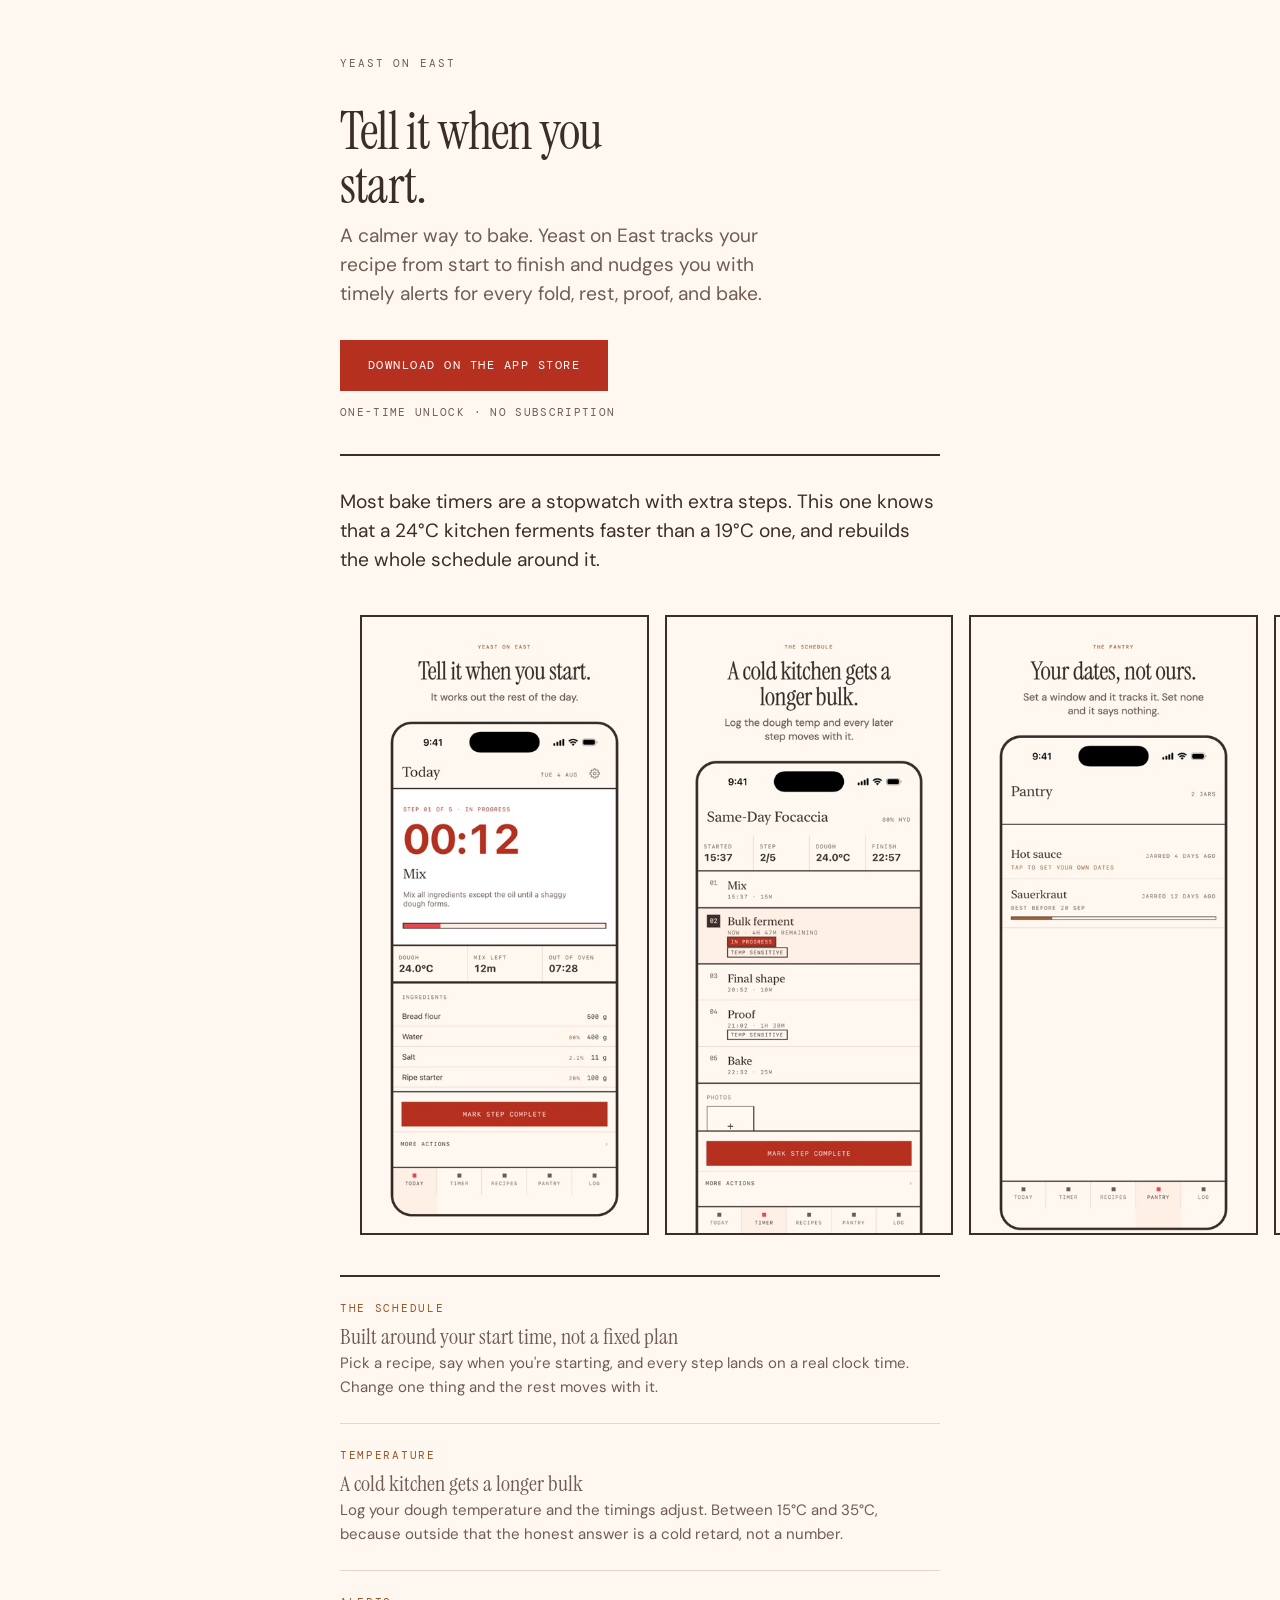
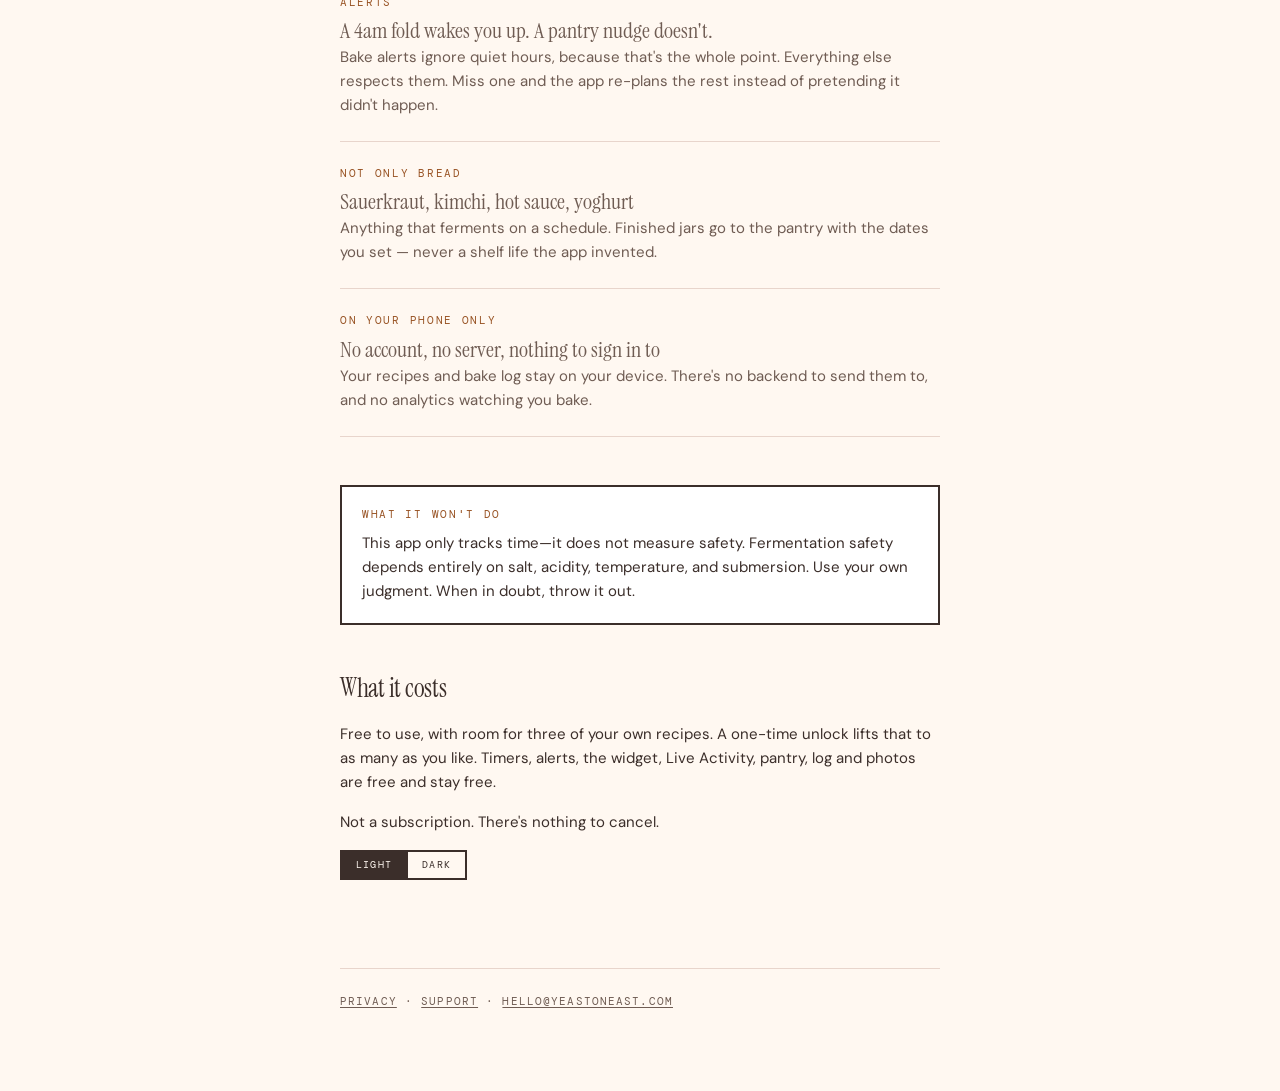
<file: index.html>
<!DOCTYPE html>
<html lang="en">
<head>
<meta charset="utf-8">
<meta name="viewport" content="width=device-width, initial-scale=1">
<title>Yeast on East — a bake timer that plans the day around you</title>
<meta name="description" content="A sourdough bake timer that builds the whole schedule around the time you start. No account, no subscription, nothing leaves your phone.">
<meta property="og:title" content="Yeast on East">
<meta property="og:description" content="Tell it when you start. It works out the rest of the day.">
<meta property="og:type" content="website">
<meta property="og:url" content="https://yeastoneast.com">
<link rel="stylesheet" href="yoe.css">
<script src="yoe.js"></script>
<style>
  .hero { padding-top: 1rem; }
  .hero h1 { max-width: 12ch; }
  .hero .lede { max-width: 34ch; color: var(--ink-2); }
  .actions { margin: 2rem 0 0; }
  .price {
    font-family: var(--mono);
    font-size: 0.7rem;
    letter-spacing: 0.12em;
    text-transform: uppercase;
    color: var(--ink-2);
    margin: 0.85rem 0 0;
  }

  /* Feature rows: hairline-ruled, mono label above serif claim. Mirrors the
     app's own row construction rather than inventing a web-only card grid. */
  .rows { border-top: 2px solid var(--rule); margin-top: 2.5rem; }
  .row {
    border-bottom: 1px solid var(--hairline);
    padding: 1.5rem 0;
  }
  .row-label {
    font-family: var(--mono);
    font-size: 0.66rem;
    letter-spacing: 0.16em;
    text-transform: uppercase;
    color: var(--proof-deep);
    display: block;
    margin-bottom: 0.4rem;
  }
  .row-title {
    font-family: var(--serif);
    font-size: 1.4rem;
    line-height: 1.2;
    margin: 0 0 0.4rem;
  }
  .row p { margin: 0; color: var(--ink-2); }

  .quiet { margin-top: 3rem; }
  .quiet .card-label { color: var(--proof-deep); }

  /* Screenshot carousel. CSS scroll-snap only — no JS library, matching the
     rest of the site's plain construction. Bleeds past .wrap's max-width so
     the next frame peeks at the edge, the usual cue that there's more to
     scroll without needing arrows or dots. */
  .shots {
    margin: 2.5rem calc(50% - 50vw) 0;
    padding: 0 calc(50vw - 50% + 1.25rem);
    display: flex;
    gap: 1rem;
    overflow-x: auto;
    scroll-snap-type: x mandatory;
    -webkit-overflow-scrolling: touch;
    scrollbar-width: none;
  }
  .shots::-webkit-scrollbar { display: none; }
  .shots img {
    flex: 0 0 auto;
    scroll-snap-align: center;
    height: 70vh;
    max-height: 620px;
    width: auto;
    border: 2px solid var(--rule);
  }
</style>
</head>
<body>
<div class="wrap">

  <header class="hero">
    <p class="kicker">Yeast on East</p>
    <h1>Tell it when you start.</h1>
    <p class="lede">A calmer way to bake. Yeast on East tracks your recipe from start to finish and nudges you with timely alerts for every fold, rest, proof, and bake.</p>

    <div class="actions">
      <a class="cta" href="#">Download on the App Store</a>
      <p class="price">One-time unlock · No subscription</p>
    </div>
  </header>

  <hr class="rule">

  <p class="lede">Most bake timers are a stopwatch with extra steps. This one
  knows that a 24°C kitchen ferments faster than a 19°C one, and rebuilds the
  whole schedule around it.</p>

  <div class="shots">
    <img src="shots/01-hero.jpg" alt="A running bake: the timer counting down on the current step, dough temperature, and the time the loaf comes out of the oven." width="416" height="900" loading="lazy">
    <img src="shots/02-temperature.jpg" alt="The full schedule for a bake, every step landed on a real clock time." width="416" height="900" loading="lazy">
    <img src="shots/03-pantry.jpg" alt="The pantry: two jars, one tracked against a best-before date the baker set, one with no date and no meter." width="416" height="900" loading="lazy">
    <img src="shots/04-beyond-bread.jpg" alt="The recipe library, with a Beyond Bread section for ferments other than dough." width="416" height="900" loading="lazy">
    <img src="shots/05-log-dark.jpg" alt="The bake log in dark mode: past bakes with ratings, photos, and notes on what to change next time." width="416" height="900" loading="lazy">
  </div>

  <div class="rows">

    <div class="row">
      <span class="row-label">The schedule</span>
      <p class="row-title">Built around your start time, not a fixed plan</p>
      <p>Pick a recipe, say when you're starting, and every step lands on a real
      clock time. Change one thing and the rest moves with it.</p>
    </div>

    <div class="row">
      <span class="row-label">Temperature</span>
      <p class="row-title">A cold kitchen gets a longer bulk</p>
      <p>Log your dough temperature and the timings adjust. Between 15°C and
      35°C, because outside that the honest answer is a cold retard, not a
      number.</p>
    </div>

    <div class="row">
      <span class="row-label">Alerts</span>
      <p class="row-title">A 4am fold wakes you up. A pantry nudge doesn't.</p>
      <p>Bake alerts ignore quiet hours, because that's the whole point.
      Everything else respects them. Miss one and the app re-plans the rest
      instead of pretending it didn't happen.</p>
    </div>

    <div class="row">
      <span class="row-label">Not only bread</span>
      <p class="row-title">Sauerkraut, kimchi, hot sauce, yoghurt</p>
      <p>Anything that ferments on a schedule. Finished jars go to the pantry
      with the dates you set — never a shelf life the app invented.</p>
    </div>

    <div class="row">
      <span class="row-label">On your phone only</span>
      <p class="row-title">No account, no server, nothing to sign in to</p>
      <p>Your recipes and bake log stay on your device. There's no backend to
      send them to, and no analytics watching you bake.</p>
    </div>

  </div>

  <div class="card quiet">
    <span class="card-label">What it won't do</span>
    <p>This app only tracks time—it does not measure safety. 
      Fermentation safety depends entirely on salt, acidity, temperature, and submersion. Use your own judgment. 
      When in doubt, throw it out.</p>
  </div>

  <h2>What it costs</h2>
  <p>Free to use, with room for three of your own recipes. A one-time unlock
  lifts that to as many as you like. Timers, alerts, the widget, Live Activity,
  pantry, log and photos are free and stay free.</p>
  <p>Not a subscription. There's nothing to cancel.</p>

  <div class="shade">
    <button type="button" data-shade="light" aria-pressed="true">Light</button>
    <button type="button" data-shade="dark" aria-pressed="false">Dark</button>
  </div>

  <p class="foot">
    <a href="privacy.html">Privacy</a> ·
    <a href="support.html">Support</a> ·
    <a href="mailto:hello@yeastoneast.com">hello@yeastoneast.com</a>
  </p>

</div>
</body>
</html>
</file>
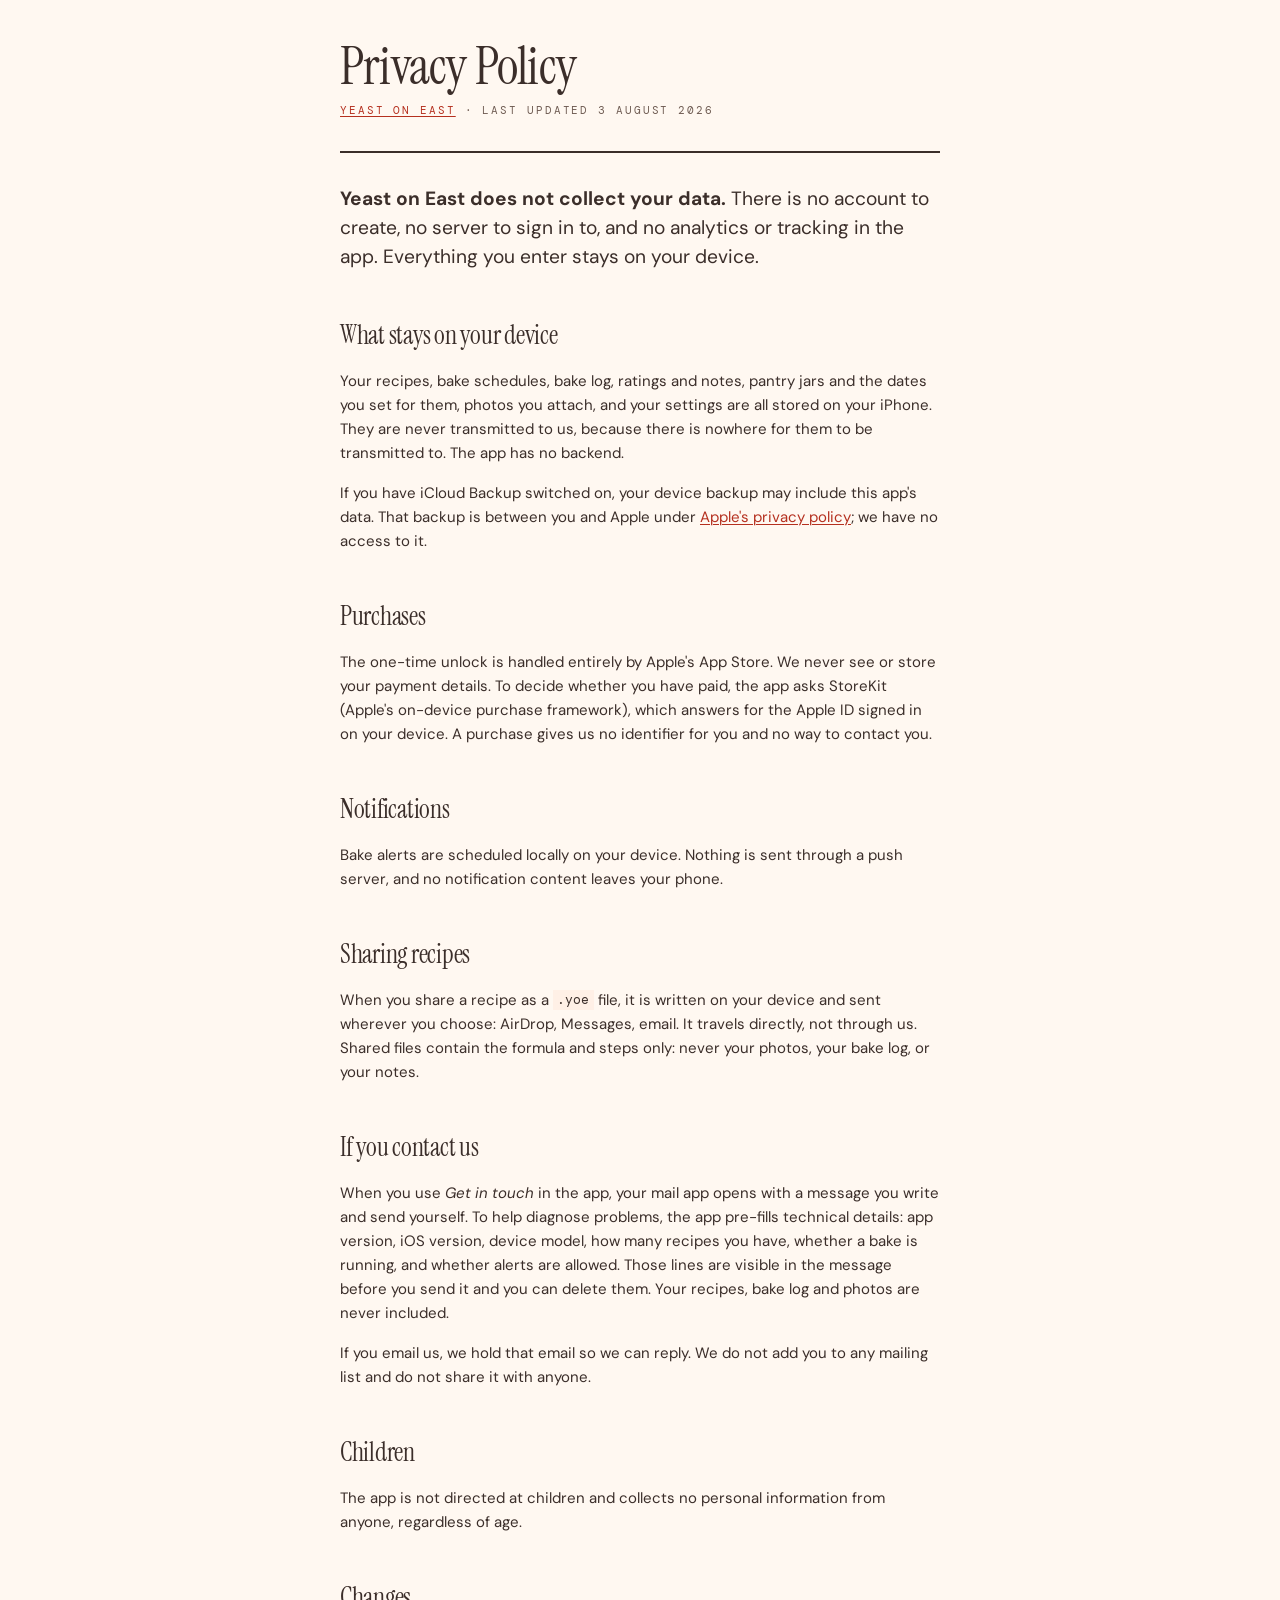
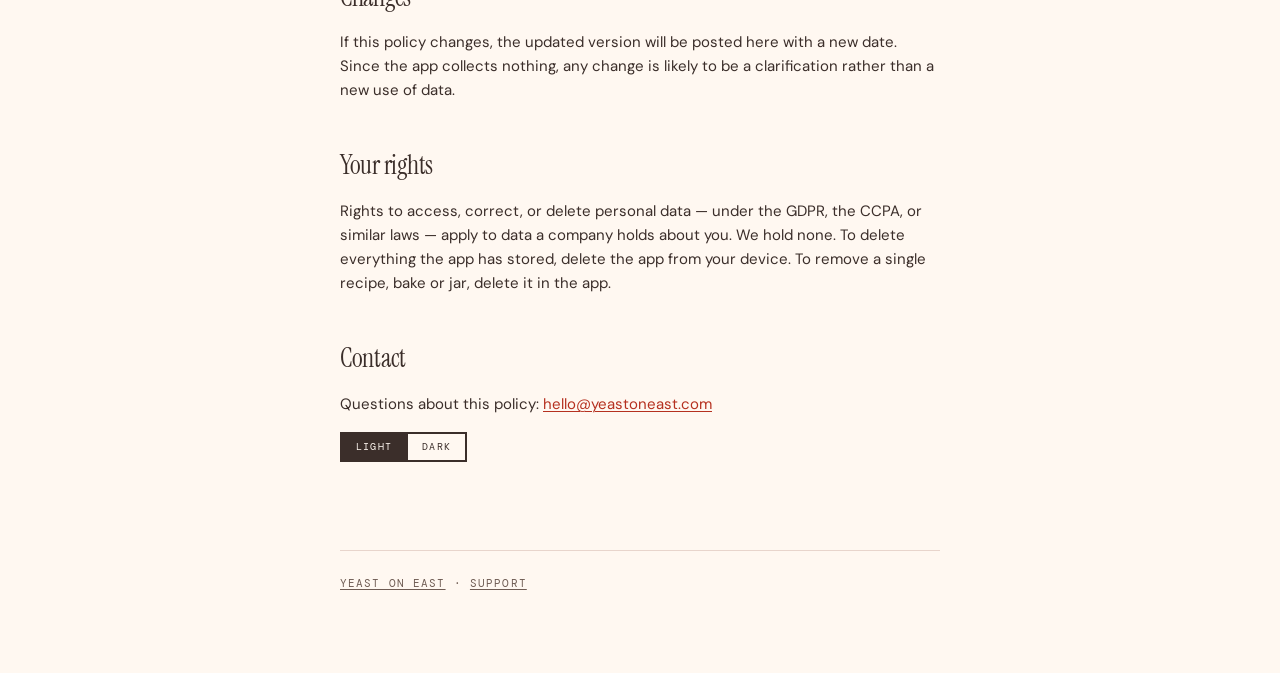
<file: privacy.html>
<!DOCTYPE html>
<html lang="en">
<head>
<meta charset="utf-8">
<meta name="viewport" content="width=device-width, initial-scale=1">
<title>Privacy Policy — Yeast on East</title>
<link rel="stylesheet" href="yoe.css">
<script src="yoe.js"></script>
</head>
<body>
<div class="wrap">
  <h1>Privacy Policy</h1>
  <p class="kicker"><a href="index.html">Yeast on East</a> · Last updated 3 August 2026</p>

  <hr class="rule">

  <p class="lede"><strong>Yeast on East does not collect your data.</strong> There
  is no account to create, no server to sign in to, and no analytics or tracking
  in the app. Everything you enter stays on your device.</p>

  <h2>What stays on your device</h2>
  <p>Your recipes, bake schedules, bake log, ratings and notes, pantry jars and
  the dates you set for them, photos you attach, and your settings are all stored
  on your iPhone. They are never transmitted to us, because there is nowhere for
  them to be transmitted to. The app has no backend.</p>
  <p>If you have iCloud Backup switched on, your device backup may include this
  app's data. That backup is between you and Apple under
  <a href="https://www.apple.com/legal/privacy/">Apple's privacy policy</a>; we
  have no access to it.</p>

  <h2>Purchases</h2>
  <p>The one-time unlock is handled entirely by Apple's App Store. We never see
  or store your payment details. To decide whether you have paid, the app asks
  StoreKit (Apple's on-device purchase framework), which answers for the Apple
  ID signed in on your device. A purchase gives us no identifier for you and no
  way to contact you.</p>

  <h2>Notifications</h2>
  <p>Bake alerts are scheduled locally on your device. Nothing is sent through a
  push server, and no notification content leaves your phone.</p>

  <h2>Sharing recipes</h2>
  <p>When you share a recipe as a <code>.yoe</code> file, it is written on your
  device and sent wherever you choose: AirDrop, Messages, email. It travels
  directly, not through us. Shared files contain the formula and steps only:
  never your photos, your bake log, or your notes.</p>

  <h2>If you contact us</h2>
  <p>When you use <em>Get in touch</em> in the app, your mail app opens with a
  message you write and send yourself. To help diagnose problems, the app
  pre-fills technical details: app version, iOS version, device model, how many
  recipes you have, whether a bake is running, and whether alerts are allowed. Those
  lines are visible in the message before you send it and you can delete them.
  Your recipes, bake log and photos are never included.</p>
  <p>If you email us, we hold that email so we can reply. We do not add you to
  any mailing list and do not share it with anyone.</p>

  <h2>Children</h2>
  <p>The app is not directed at children and collects no personal information
  from anyone, regardless of age.</p>

  <h2>Changes</h2>
  <p>If this policy changes, the updated version will be posted here with a new
  date. Since the app collects nothing, any change is likely to be a
  clarification rather than a new use of data.</p>

  <h2>Your rights</h2>
  <p>Rights to access, correct, or delete personal data — under the GDPR, the
  CCPA, or similar laws — apply to data a company holds about you. We hold none.
  To delete everything the app has stored, delete the app from your device. To
  remove a single recipe, bake or jar, delete it in the app.</p>

  <h2>Contact</h2>
  <p>Questions about this policy:
  <a href="mailto:hello@yeastoneast.com">hello@yeastoneast.com</a></p>

  <div class="shade">
    <button type="button" data-shade="light" aria-pressed="true">Light</button>
    <button type="button" data-shade="dark" aria-pressed="false">Dark</button>
  </div>

  <p class="foot">
    <a href="index.html">Yeast on East</a> · 
    <a href="support.html">Support</a>
  </p>
</div>
</body>
</html>
</file>
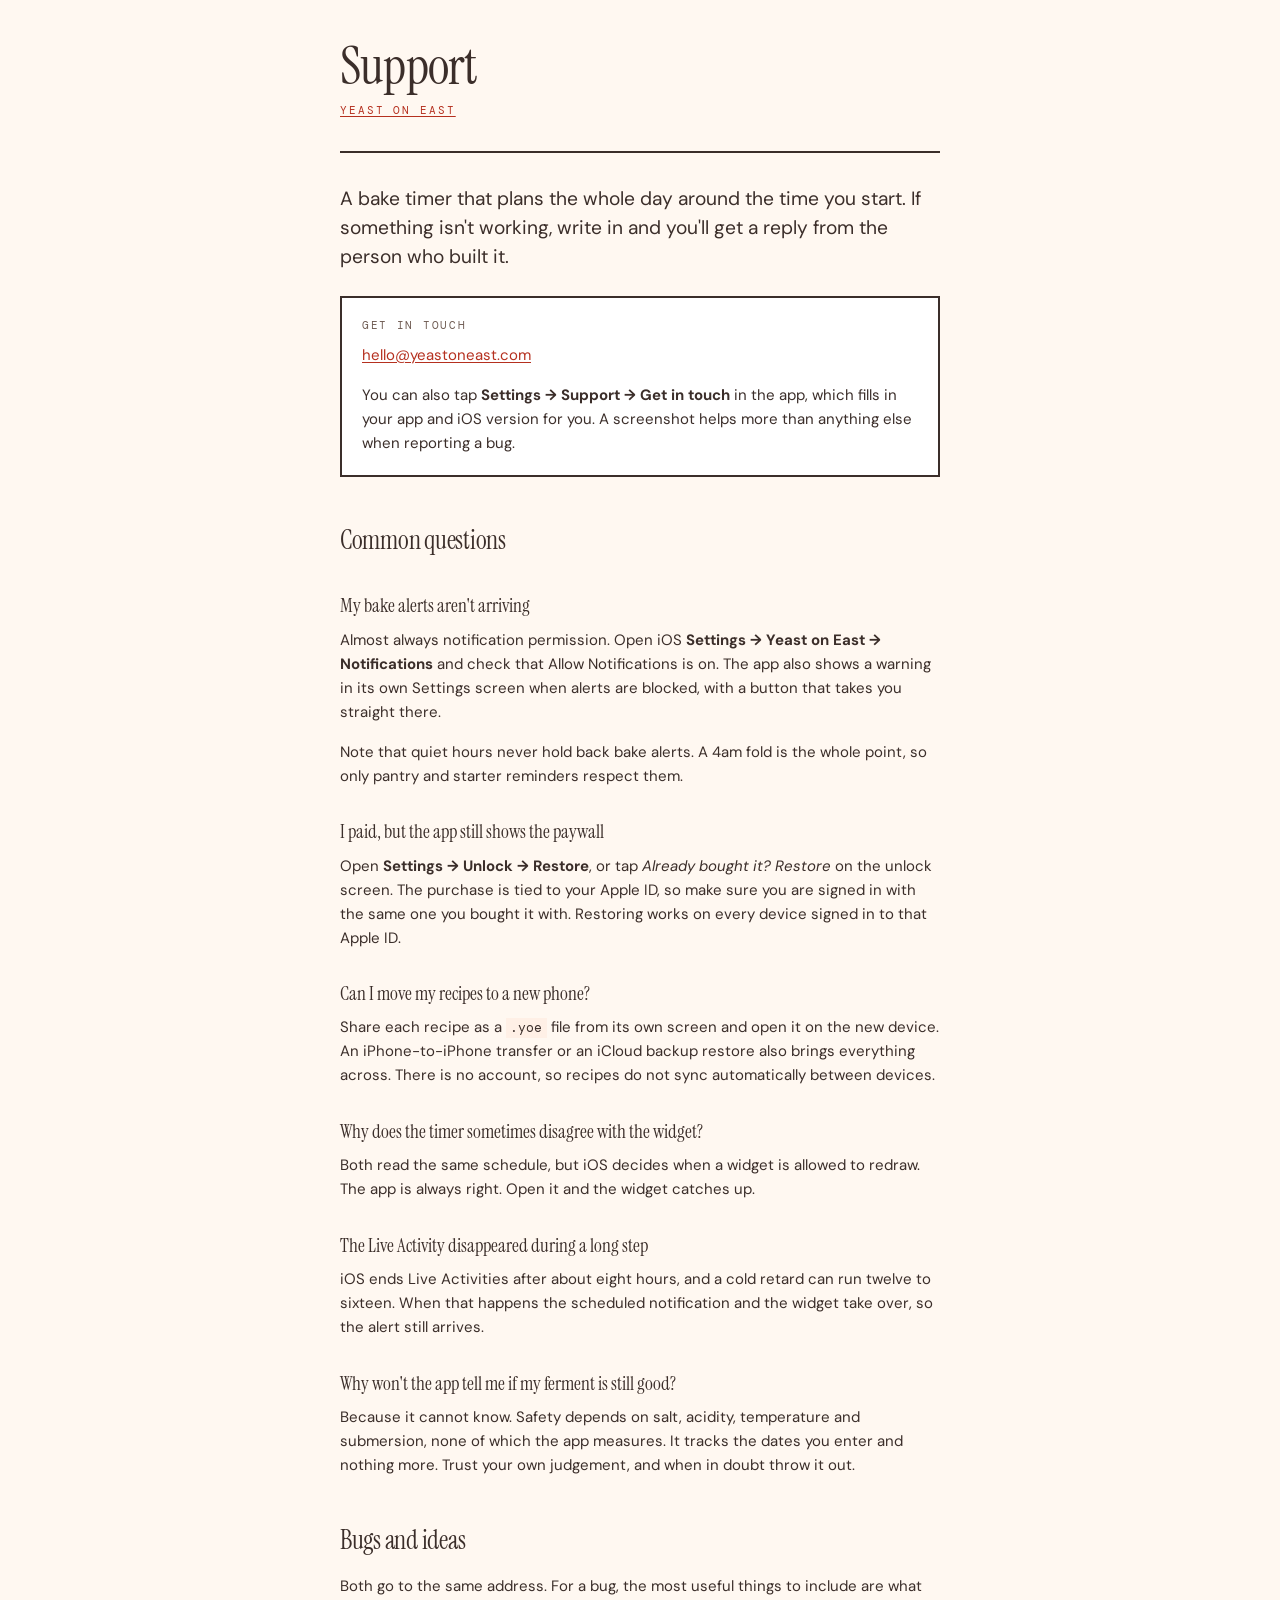
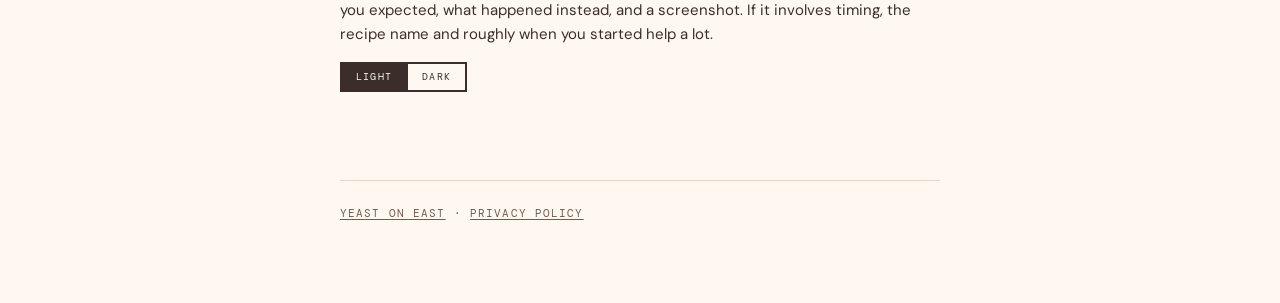
<file: support.html>
<!DOCTYPE html>
<html lang="en">
<head>
<meta charset="utf-8">
<meta name="viewport" content="width=device-width, initial-scale=1">
<title>Support — Yeast on East</title>
<link rel="stylesheet" href="yoe.css">
<script src="yoe.js"></script>
</head>
<body>
<div class="wrap">
  <h1>Support</h1>
  <p class="kicker"><a href="index.html">Yeast on East</a></p>

  <hr class="rule">

  <p class="lede">A bake timer that plans the whole day around the time you
  start. If something isn't working, write in and you'll get a reply from the
  person who built it.</p>

  <div class="card">
    <span class="card-label">Get in touch</span>
    <p><a href="mailto:hello@yeastoneast.com">hello@yeastoneast.com</a></p>
    <p>You can also tap <strong>Settings → Support → Get in touch</strong> in the
    app, which fills in your app and iOS version for you. A screenshot helps more
    than anything else when reporting a bug.</p>
  </div>

  <h2>Common questions</h2>

  <h3>My bake alerts aren't arriving</h3>
  <p>Almost always notification permission. Open iOS <strong>Settings →
  Yeast on East → Notifications</strong> and check that Allow Notifications is
  on. The app also shows a warning in its own Settings screen when alerts are
  blocked, with a button that takes you straight there.</p>
  <p>Note that quiet hours never hold back bake alerts. A 4am fold is the whole
  point, so only pantry and starter reminders respect them.</p>

  <h3>I paid, but the app still shows the paywall</h3>
  <p>Open <strong>Settings → Unlock → Restore</strong>, or tap
  <em>Already bought it? Restore</em> on the unlock screen. The purchase is tied
  to your Apple ID, so make sure you are signed in with the same one you bought
  it with. Restoring works on every device signed in to that Apple ID.</p>

  <h3>Can I move my recipes to a new phone?</h3>
  <p>Share each recipe as a <code>.yoe</code> file from its own screen and open
  it on the new device. An iPhone-to-iPhone transfer or an iCloud backup restore
  also brings everything across. There is no account, so recipes do not sync
  automatically between devices.</p>

  <h3>Why does the timer sometimes disagree with the widget?</h3>
  <p>Both read the same schedule, but iOS decides when a widget is allowed to
  redraw. The app is always right. Open it and the widget catches up.</p>

  <h3>The Live Activity disappeared during a long step</h3>
  <p>iOS ends Live Activities after about eight hours, and a cold retard can run
  twelve to sixteen. When that happens the scheduled notification and the widget
  take over, so the alert still arrives.</p>

  <h3>Why won't the app tell me if my ferment is still good?</h3>
  <p>Because it cannot know. Safety depends on salt, acidity, temperature and
  submersion, none of which the app measures. It tracks the dates you enter and
  nothing more. Trust your own judgement, and when in doubt throw it out.</p>

  <h2>Bugs and ideas</h2>
  <p>Both go to the same address. For a bug, the most useful things to include
  are what you expected, what happened instead, and a screenshot. If it involves
  timing, the recipe name and roughly when you started help a lot.</p>

  <div class="shade">
    <button type="button" data-shade="light" aria-pressed="true">Light</button>
    <button type="button" data-shade="dark" aria-pressed="false">Dark</button>
  </div>

  <p class="foot">
    <a href="index.html">Yeast on East</a> · 
    <a href="privacy.html">Privacy Policy</a>
  </p>
</div>
</body>
</html>
</file>
<file: yoe.css>
/* Yeast on East — shared web styles.
   Tokens mirror Sources/SourdoughUI/Theme/Theme.swift exactly. Do not invent
   values here; if a colour is missing, add the token in Swift first. */

@import url('https://fonts.googleapis.com/css2?family=DM+Mono:wght@400;500&family=DM+Sans:wght@400;500;700&family=Instrument+Serif:ital@0;1&display=swap');

:root {
  --paper: #FFF8F1;
  --paper-raised: #FFFFFF;
  --ink: #3B2E2A;
  --ink-2: #6F5C53;
  --signal: #E8484E;
  --signal-deep: #B5301F;
  --proof: #A85E2A;
  --proof-deep: #985324;
  --sunken: #FFF0E6;
  --on-signal: #FFFFFF;
  --hairline: #E8D5CC;
  --rule: #3B2E2A;

  --serif: "Instrument Serif", "Hoefler Text", Georgia, serif;
  --sans: "DM Sans", -apple-system, BlinkMacSystemFont, "Segoe UI", sans-serif;
  --mono: "DM Mono", ui-monospace, "SF Mono", Menlo, monospace;
}

/* Dark tokens live in one place and are applied by an explicit attribute.
   The site defaults to light rather than following the OS, so the toggle is
   the only thing that decides — a media query as well would mean the button
   disagrees with the page on a dark-mode device. */
:root[data-theme="dark"] {
  --paper: #1A1512;
  --paper-raised: #211C17;
  --ink: #F2E9DC;
  --ink-2: #A8998A;
  --signal: #E8705C;
  --signal-deep: #F08A78;
  --proof: #D08A4A;
  --proof-deep: #C98244;
  --sunken: #2A231D;
  --on-signal: #1A1512;
  --hairline: rgba(242, 233, 220, .17);
  --rule: #F2E9DC;
}

* { box-sizing: border-box; }

body {
  margin: 0;
  background: var(--paper);
  color: var(--ink);
  font-family: var(--sans);
  font-size: 15px;
  line-height: 1.6;
  -webkit-font-smoothing: antialiased;
  -webkit-text-size-adjust: 100%;
}

.wrap { max-width: 40rem; margin: 0 auto; padding: 2.5rem 1.25rem 4rem; }

/* Serif for display, never for body. Radius 0 everywhere: the app has no
   rounded corners and structure comes from 2px rules. */
h1 {
  font-family: var(--serif);
  font-weight: 400;
  font-size: clamp(2.25rem, 9vw, 3.25rem);
  line-height: 1.05;
  letter-spacing: -0.015em;
  margin: 0 0 0.5rem;
}

h2 {
  font-family: var(--serif);
  font-weight: 400;
  font-size: 1.6rem;
  letter-spacing: -0.01em;
  margin: 2.75rem 0 0.75rem;
}

h3 {
  font-family: var(--serif);
  font-weight: 400;
  font-size: 1.2rem;
  margin: 1.85rem 0 0.35rem;
}

p { margin: 0 0 1rem; }
ul { margin: 0 0 1rem; padding-left: 1.15rem; }
li { margin-bottom: 0.5rem; }
a { color: var(--signal-deep); text-decoration-thickness: 1px; text-underline-offset: 2px; }

code {
  font-family: var(--mono);
  font-size: 0.85em;
  background: var(--sunken);
  padding: 0.1em 0.35em;
}

/* Mono + uppercase + tracking. Half a style on its own; always together. */
.kicker {
  font-family: var(--mono);
  font-size: 0.66rem;
  letter-spacing: 0.18em;
  text-transform: uppercase;
  color: var(--ink-2);
  margin: 0 0 2rem;
}

.rule { border: 0; border-top: 2px solid var(--rule); margin: 2rem 0; }
.lede { font-size: 1.2rem; line-height: 1.5; }

.card {
  background: var(--paper-raised);
  border: 2px solid var(--rule);
  padding: 1.25rem;
  margin: 1.5rem 0;
}
.card p:last-child { margin-bottom: 0; }

.card-label {
  display: block;
  font-family: var(--mono);
  font-size: 0.66rem;
  letter-spacing: 0.16em;
  text-transform: uppercase;
  color: var(--ink-2);
  margin-bottom: 0.5rem;
}

/* Coral is rationed to a single primary action per view. */
.cta {
  display: inline-block;
  font-family: var(--mono);
  font-size: 0.78rem;
  letter-spacing: 0.12em;
  text-transform: uppercase;
  color: var(--on-signal);
  background: var(--signal-deep);
  padding: 0.95rem 1.75rem;
  text-decoration: none;
}

/* Shade toggle — a segmented pair, the same construction as the app's own
   Light/Dark/System control: mono caps, 2px frame, radius 0, no shadow. */
.shade {
  display: inline-flex;
  border: 2px solid var(--rule);
  margin: 0 0 2rem;
}

.shade button {
  font-family: var(--mono);
  font-size: 0.62rem;
  letter-spacing: 0.14em;
  text-transform: uppercase;
  color: var(--ink);
  background: transparent;
  border: 0;
  padding: 0.5rem 0.85rem;
  cursor: pointer;
  line-height: 1;
}

.shade button + button { border-left: 2px solid var(--rule); }

.shade button[aria-pressed="true"] {
  background: var(--ink);
  color: var(--paper);
}

.foot {
  margin-top: 3.5rem;
  padding-top: 1.5rem;
  border-top: 1px solid var(--hairline);
  font-family: var(--mono);
  font-size: 0.7rem;
  letter-spacing: 0.1em;
  text-transform: uppercase;
  color: var(--ink-2);
}
.foot a { color: var(--ink-2); }
</file>
